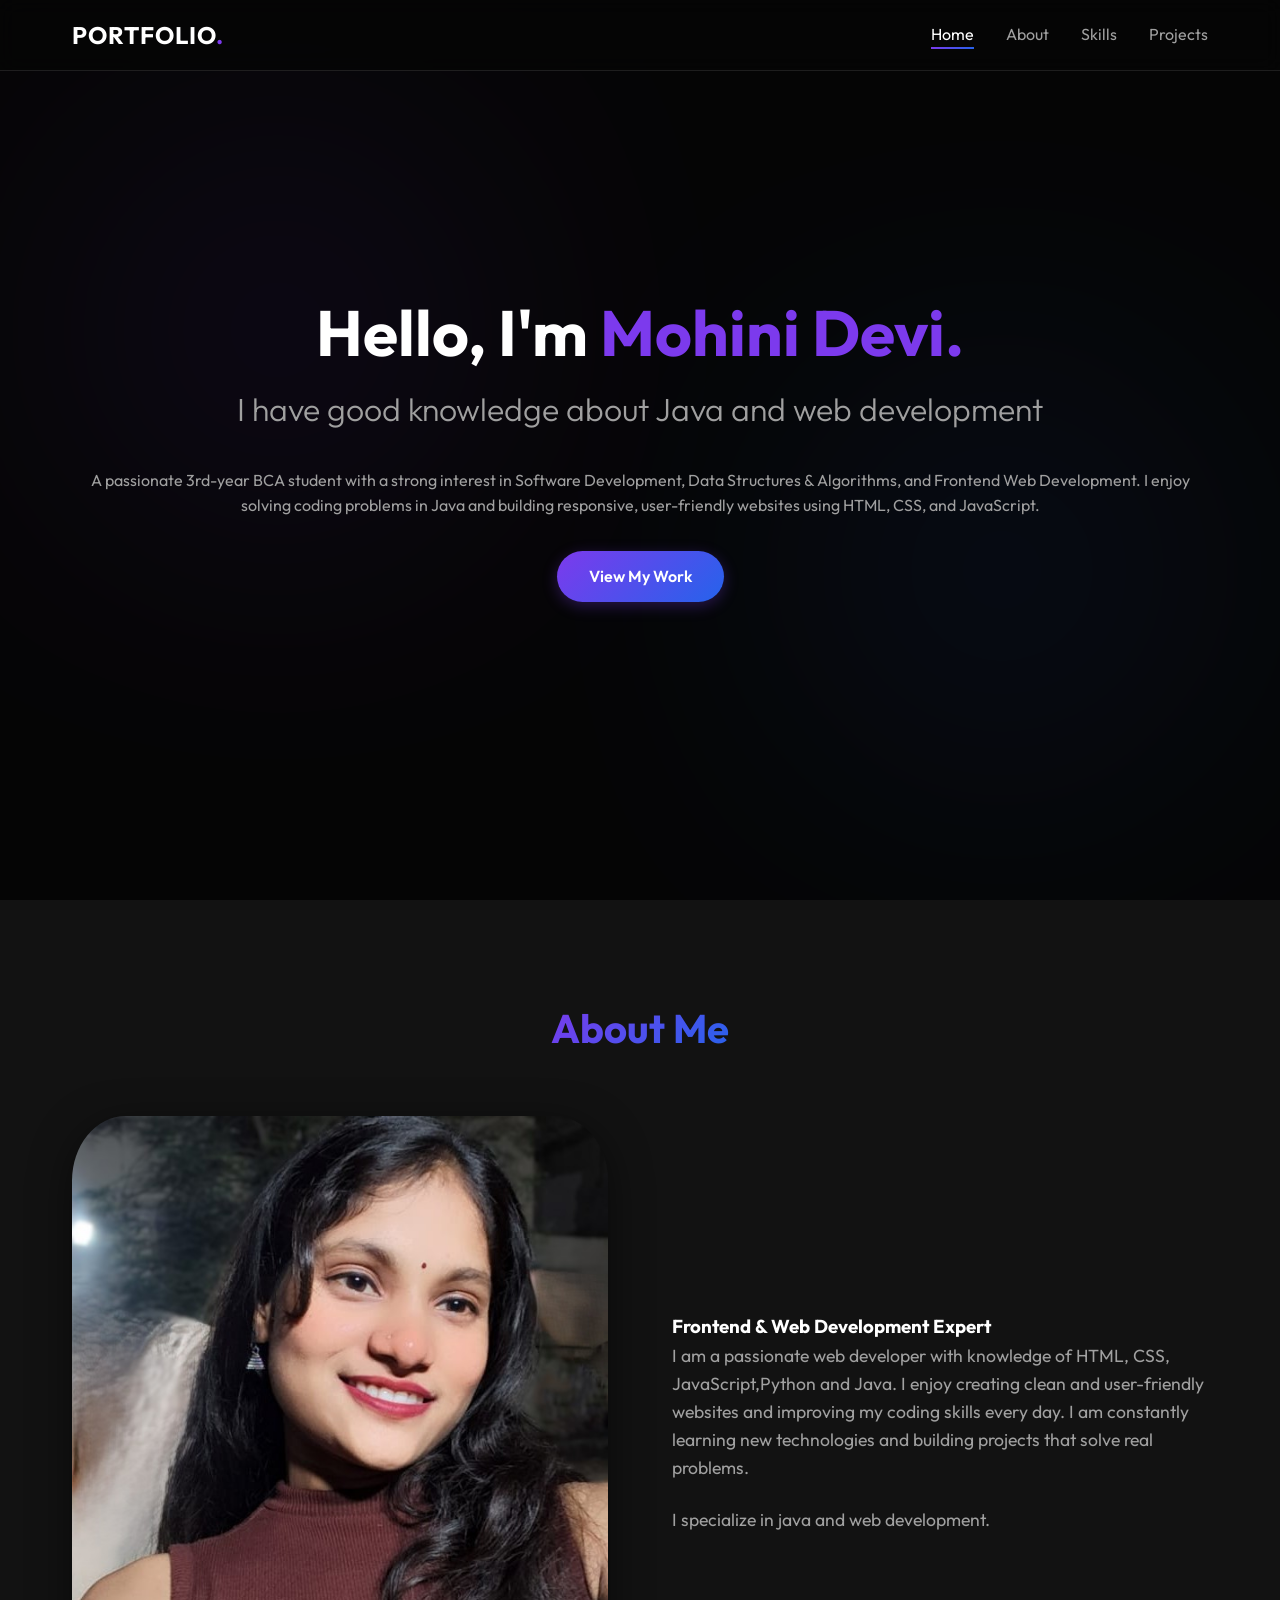
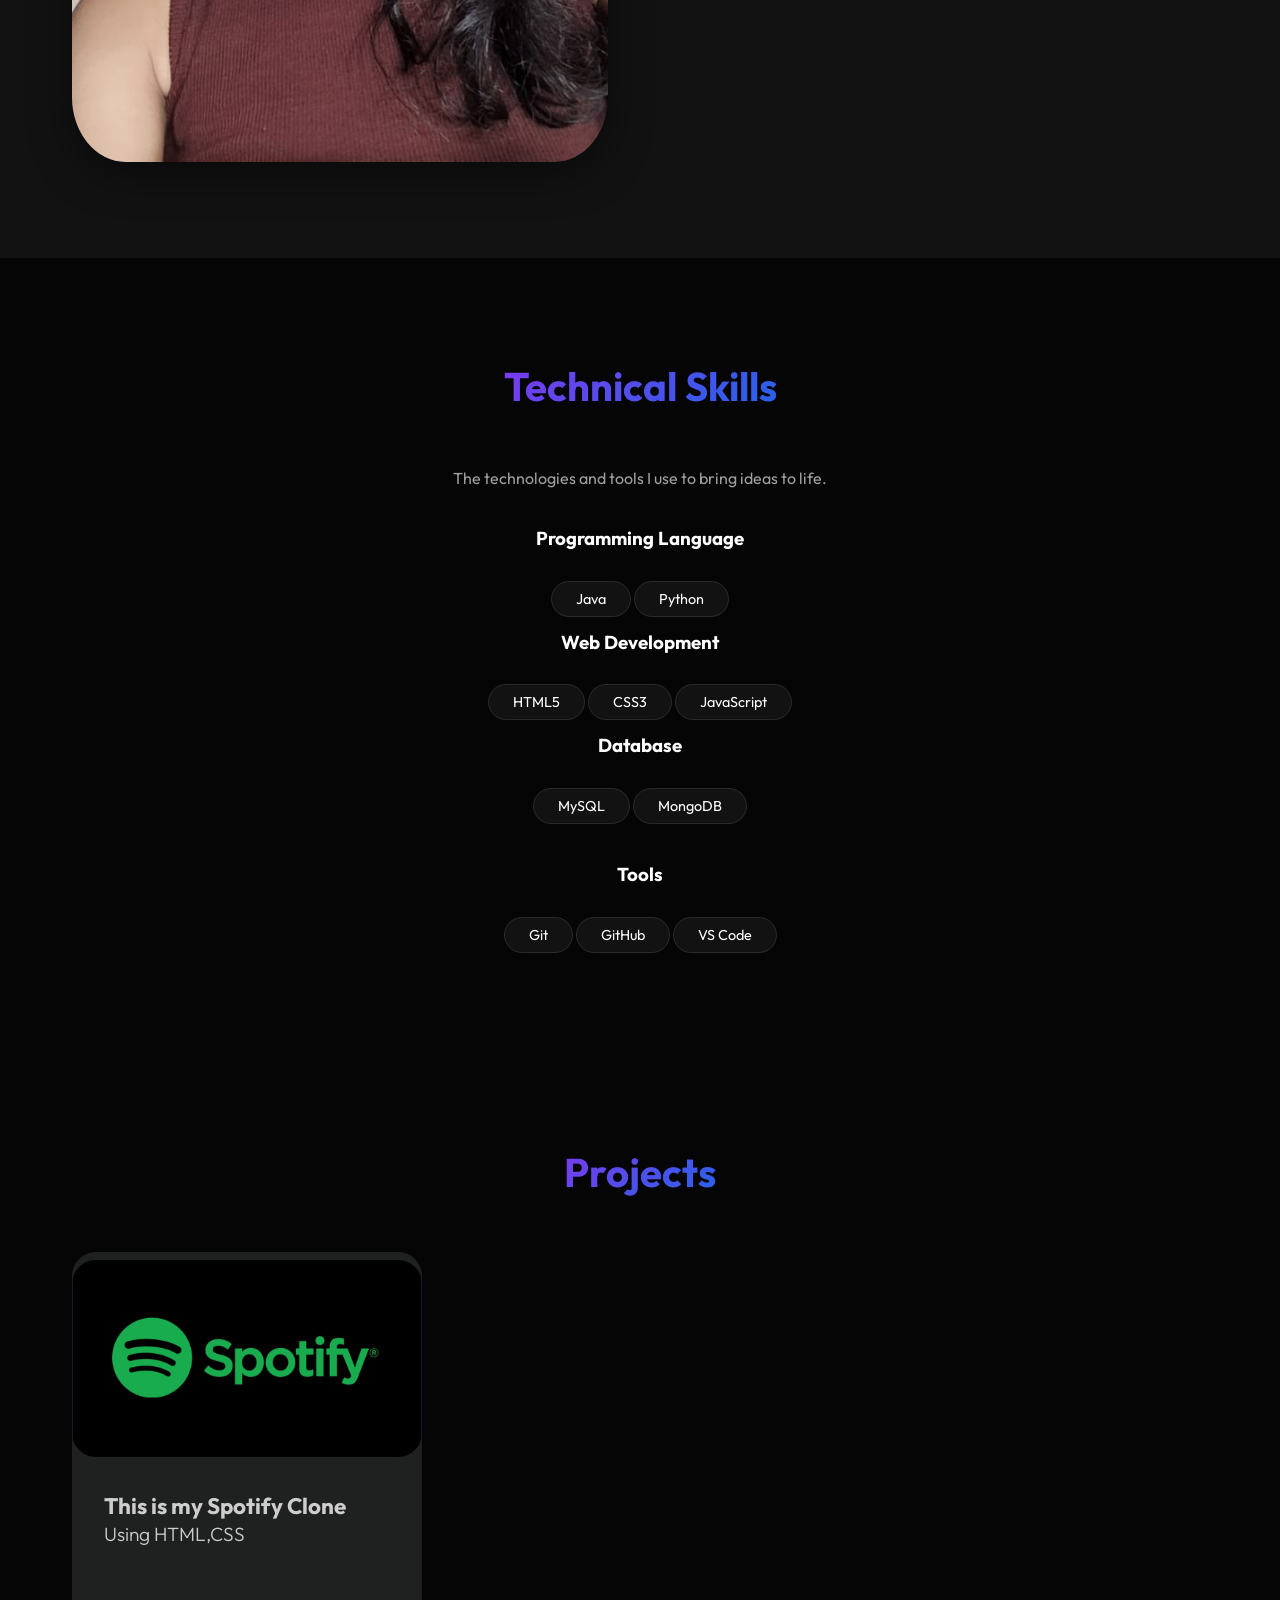
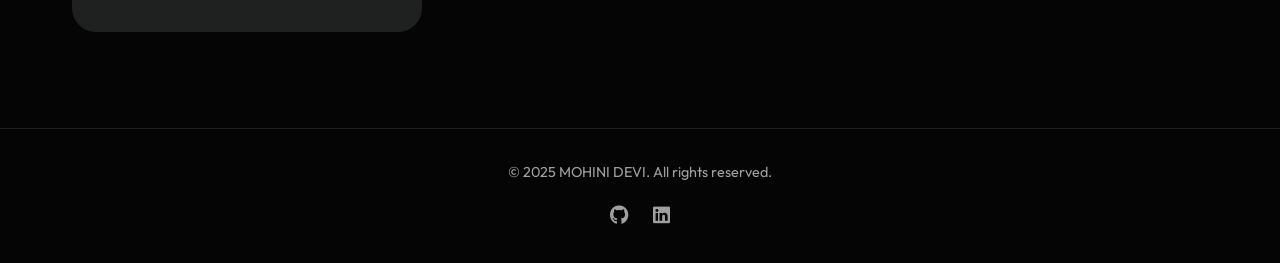
<file: index.html>
<!DOCTYPE html>
<html lang="en">

<head>
    <meta charset="UTF-8">
    <meta name="viewport" content="width=device-width, initial-scale=1.0">
    <title>Portfolio | Professional Developer</title>
    <meta name="description" content="Professional portfolio showcasing my projects and skills">

    <!-- CSS -->
    <link rel="stylesheet" href="style.css">

    <!-- Font Awesome -->
    <link rel="stylesheet" href="https://cdnjs.cloudflare.com/ajax/libs/font-awesome/6.4.0/css/all.min.css">
</head>

<body>

    <!-- Navbar -->
    <nav class="navbar">
        <div class="container nav-content">
            <a href="#" class="logo">PORTFOLIO<span class="text-accent">.</span></a>
            <div class="menu-toggle">
                <i class="fas fa-bars"></i>
            </div>
            <ul class="nav-links">
                <li><a href="#home" class="active">Home</a></li>
                <li><a href="#about">About</a></li>
                <li><a href="#skills">Skills</a></li>
                <li><a href="#projects">Projects</a></li>
                <!-- <li><a href="#contact">Contact</a></li> -->
            </ul>
        </div>
    </nav>

    <!-- Hero Section -->
    <section id="home" class="hero">
        <div class="container hero-content">
            <h1>Hello, I'm <span class="highlight">Mohini Devi.</span></h1>
            <h2>I have good knowledge about Java and web development </h2>

            <p class="mb-2 text-center-secondary ">A passionate 3rd-year BCA student with a strong interest in Software Development, Data Structures & Algorithms, and Frontend Web Development. I enjoy solving coding problems in Java and building responsive, user-friendly websites using HTML,
                CSS, and JavaScript.</p>
            <a href="#projects" class="btn btn-primary">View My Work</a>
        </div>
    </section>

    <!-- About Section -->
    <section id="about" class="about">
        <div class="container">
            <h2 class="section-title">About Me</h2>
            <div class="about-grid">
                <div class="about-image-container">
                    <img src="./assest/mohinip.jpeg" alt="Profile" class="about-img">
                </div>
                <div class="about-text">
                    <h3>Frontend & Web Development Expert</h3>
                    <p>
                        I am a passionate web developer with knowledge of HTML, CSS, JavaScript,Python and Java. I enjoy creating clean and user-friendly websites and improving my coding skills every day. I am constantly learning new technologies and building projects that solve
                        real problems.
                    </p>
                    <p>
                        I specialize in java and web development.
                    </p>

                </div>
            </div>
        </div>
    </section>

    <!-- Skills Section -->
    <section id="skills" class="section-padding">
        <div class="container">
            <h2 class="section-title">Technical Skills</h2>
            <div class="skills-intro">
                <p class="mb-2 text-center-secondary">The technologies and tools I use to bring ideas to life.</p>
                <div class="skills-container flex-center">

                    <!-- Backend -->
                    <h3 class="skills-h">Programming Language </h3>
                    <div class="skills">
                        <span class="skill-tag">Java</span>
                        <span class="skill-tag">Python</span>

                    </div>
                    <!-- Frontend -->


                    <div class="skills-h">
                        <h3>Web Development</h3>
                        <div class="skills">
                            <span class="skill-tag">HTML5</span>
                            <span class="skill-tag">CSS3</span>
                            <span class="skill-tag">JavaScript </span>

                        </div>
                        <div class="skills-h">
                            <h3>Database</h3>
                            <div class="skills">
                                <span class="skill-tag">MySQL</span>
                                <span class="skill-tag">MongoDB</span>


                            </div>

                        </div>
                        <br>
                        <h3 class="skills-h">Tools</h3>

                        <!-- tools -->
                        <div class="skills">
                            <span class="skill-tag">Git</span>
                            <span class="skill-tag">GitHub</span>
                            <span class="skill-tag">VS Code</span>

                        </div>


                    </div>
                </div>
            </div>
    </section>

    <!-- Projects Section -->
    <section id="projects" class="projects">
        <div class="container">
            <h2 class="section-title">Projects</h2>
            <div class="projects-grid">
                <!-- Projects will be injected here by Javascript -->
                <div class="spotify">
                    <div class="card">
                        <div class="project-img">
                            <img src="./assest/Spotifyclone.jpg" alt="photo">

                        </div>
                        <div class="containt">
                            <h3>This is my Spotify Clone</h3>
                            <p>Using HTML,CSS</p>
                        </div>
                    </div>

                </div>
            </div>
        </div>
    </section>

    <!-- Contact Section
    <section id="contact" class="contact">
        <div class="container">
            <h2 class="section-title">Get In Touch</h2>
            <p class="mb-3 text-center-secondary">
                If you want to get in touch with me, please fill out the form below.
            </p>
            <div class="contact-container">
                <form id="contact-form">
                    <div class="form-group">
                        <label for="name">Name</label>
                        <input type="text" id="name" required placeholder="Mohini Devi">
                    </div>
                    <div class="form-group">
                        <label for="email">Email</label>
                        <input type="email" id="email" required placeholder="mohini809090@gmail.com">
                    </div>
                    <div class="form-group">
                        <label for="message">Message</label>
                        <textarea id="message" rows="5" required placeholder="Your message here..."></textarea>
                    </div>
                    <button type="submit" class="btn btn-primary w-100">Send Message</button>
                </form>
            </div>
        </div>
    </section> -->

    <!-- Footer -->
    <footer>
        <div class="container">
            <p>&copy; <span id="current-year">2025</span> MOHINI DEVI. All rights reserved.</p>
            <div class="footer-socials">
                <a href="https://github.com/mohini8090" class="social-icon"><i class="fab fa-github"></i></a>
                <a href="https://www.linkedin.com/in/mohini-devi-715979327" class="social-icon"><i
                        class="fab fa-linkedin"></i></a>

            </div>
        </div>
    </footer>

    <!-- Scripts -->
    <!-- <script src="projects.js"></script> -->
    <!-- <script src="script.js"></script> -->
</body>


</html>
</file>
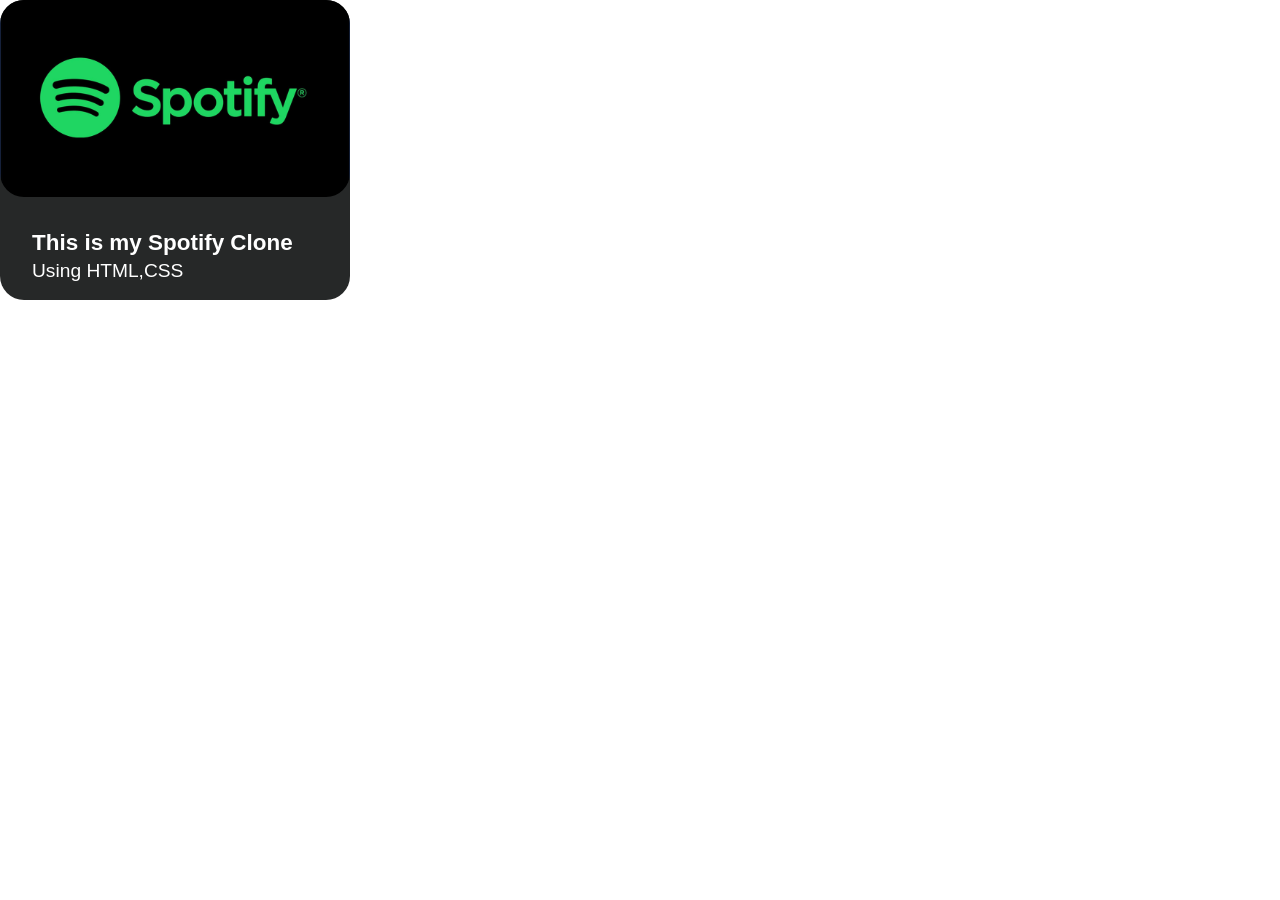
<file: MyProjectsLinks/Cards.html>
<!DOCTYPE html>
<html lang="en">

<head>
    <meta charset="UTF-8">
    <meta name="viewport" content="width=device-width, initial-scale=1.0">
    <title>Projects Card</title>
    <link rel="stylesheet" href="style.css">
</head>

<body>
    <div class="card">
        <div class="project-img">
            <img src="Spotifyclone.jpg" alt="photo">

        </div>
        <div class="containt">
            <h3>This is my Spotify Clone</h3>
            <p>Using HTML,CSS</p>
        </div>
    </div>

</body>

</html>
</file>
<file: style.css>
@import url('https://fonts.googleapis.com/css2?family=Outfit:wght@300;400;600;700&display=swap');
:root {
    --bg-color: #050505;
    --surface-color: #121212;
    --surface-accent: #1e1e1e;
    --text-primary: #ffffff;
    --text-secondary: #a0a0a0;
    --primary-accent: #7c3aed;
    /* Violet */
    --secondary-accent: #2563eb;
    /* Blue */
    --gradient-main: linear-gradient(135deg, var(--primary-accent), var(--secondary-accent));
    --glass-bg: rgba(255, 255, 255, 0.05);
    --glass-border: rgba(255, 255, 255, 0.1);
    --transition: all 0.3s ease;
}

* {
    margin: 0;
    padding: 0;
    box-sizing: border-box;
    scroll-behavior: smooth;
}

body {
    font-family: 'Outfit', sans-serif;
    background-color: var(--bg-color);
    color: var(--text-primary);
    line-height: 1.6;
    overflow-x: hidden;
}


/* Custom Scrollbar */

::-webkit-scrollbar {
    width: 8px;
}

::-webkit-scrollbar-track {
    background: var(--bg-color);
}

::-webkit-scrollbar-thumb {
    background: var(--surface-accent);
    border-radius: 4px;
}

::-webkit-scrollbar-thumb:hover {
    background: var(--primary-accent);
}


/* Utilities */

.container {
    max-width: 1200px;
    margin: 0 auto;
    padding: 0 2rem;
}

.section-title {
    font-size: 2.5rem;
    font-weight: 700;
    margin-bottom: 3rem;
    text-align: center;
    background: var(--gradient-main);
    -webkit-background-clip: text;
    -webkit-text-fill-color: transparent;
    position: relative;
    display: inline-block;
    left: 50%;
    transform: translateX(-50%);
}

.btn {
    display: inline-block;
    padding: 0.8rem 2rem;
    border-radius: 50px;
    text-decoration: none;
    font-weight: 600;
    cursor: pointer;
    transition: var(--transition);
    border: none;
    outline: none;
}

.btn-primary {
    background: var(--gradient-main);
    color: white;
    box-shadow: 0 4px 15px rgba(124, 58, 237, 0.3);
}

.btn-primary:hover {
    transform: translateY(-2px);
    box-shadow: 0 8px 25px rgba(124, 58, 237, 0.5);
}


/* Navbar */

.navbar {
    position: fixed;
    top: 0;
    width: 100%;
    background: rgba(5, 5, 5, 0.8);
    backdrop-filter: blur(10px);
    z-index: 1000;
    padding: 1rem 0;
    border-bottom: 1px solid var(--glass-border);
}

.nav-content {
    display: flex;
    justify-content: space-between;
    align-items: center;
}

.logo {
    font-size: 1.5rem;
    font-weight: 700;
    color: var(--text-primary);
    text-decoration: none;
    letter-spacing: 1px;
}

.nav-links {
    display: flex;
    gap: 2rem;
    list-style: none;
}

.nav-links a {
    color: var(--text-secondary);
    text-decoration: none;
    font-weight: 400;
    transition: var(--transition);
    position: relative;
}

.nav-links a:hover,
.nav-links a.active {
    color: var(--text-primary);
}

.nav-links a::after {
    content: '';
    position: absolute;
    bottom: -5px;
    left: 0;
    width: 0;
    height: 2px;
    background: var(--gradient-main);
    transition: var(--transition);
}

.nav-links a:hover::after,
.nav-links a.active::after {
    width: 100%;
}

.menu-toggle {
    display: none;
    font-size: 1.5rem;
    color: var(--text-primary);
    cursor: pointer;
}


/* Hero Section */

.hero {
    height: 100vh;
    display: flex;
    align-items: center;
    justify-content: center;
    text-align: center;
    position: relative;
    overflow: hidden;
}

.hero::before {
    content: '';
    position: absolute;
    top: 20%;
    left: 10%;
    width: 300px;
    height: 300px;
    background: var(--primary-accent);
    filter: blur(150px);
    opacity: 0.2;
    border-radius: 50%;
    z-index: -1;
}

.hero::after {
    content: '';
    position: absolute;
    bottom: 20%;
    right: 10%;
    width: 300px;
    height: 300px;
    background: var(--secondary-accent);
    filter: blur(150px);
    opacity: 0.2;
    border-radius: 50%;
    z-index: -1;
}

.hero-content h1 {
    font-size: 4rem;
    margin-bottom: 1rem;
    line-height: 1.1;
}

.hero-content h2 {
    font-size: 2rem;
    color: var(--text-secondary);
    font-weight: 300;
    margin-bottom: 2rem;
}

.highlight {
    color: var(--primary-accent);
}


/* About Section */

.about {
    padding: 6rem 0;
    background: var(--surface-color);
}

.about-grid {
    display: grid;
    grid-template-columns: 1fr 1fr;
    gap: 4rem;
    align-items: center;
}

.about-img {
    width: 100%;
    height: auto;
    object-fit: cover;
    max-height: 100%;
    border-radius: 10%;
    box-shadow: 0 10px 40px rgba(0, 0, 0, 0.5);
    display: block;
}

.about-text p {
    color: var(--text-secondary);
    margin-bottom: 1.5rem;
    font-size: 1.1rem;
}


/* Skills */

.skills-container {
    /* display: flex; */
    flex-wrap: wrap;
    gap: 1rem;
    margin-top: 2rem;
}

.skill-tag {
    background: var(--glass-bg);
    border: 1px solid var(--glass-border);
    padding: 0.5rem 1.5rem;
    border-radius: 50px;
    color: var(--text-primary);
    font-size: 0.9rem;
    transition: var(--transition);
}

.skill-tag:hover {
    background: var(--surface-accent);
    border-color: var(--primary-accent);
    transform: translateY(-3px);
}


/* .programming-heading {
    margin-top: 5rem;
} */

.skills-h {
    margin-top: 1rem;
}

.skills {
    margin-top: 2rem;
}


/* Projects Section */

.projects {
    padding: 6rem 0;
}

.projects-grid {
    display: grid;
    grid-template-columns: repeat(auto-fit, minmax(300px, 1fr));
    gap: 2rem;
}

.link-btn {
    color: var(--text-primary);
    text-decoration: none;
    font-size: 0.9rem;
    display: flex;
    align-items: center;
    gap: 0.5rem;
    transition: var(--transition);
}

.link-btn:hover {
    color: var(--primary-accent);
}


/* Contact Section

.contact {
    padding: 6rem 0;
    background: var(--surface-color);
}

.contact-container {
    max-width: 600px;
    margin: 0 auto;
    background: var(--bg-color);
    padding: 3rem;
    border-radius: 20px;
    border: 1px solid var(--glass-border);
}

.form-group {
    margin-bottom: 1.5rem;
}

.form-group label {
    display: block;
    margin-bottom: 0.5rem;
    color: var(--text-secondary);
}

.form-group input,
.form-group textarea {
    width: 100%;
    padding: 1rem;
    background: var(--surface-accent);
    border: 1px solid var(--glass-border);
    border-radius: 8px;
    color: var(--text-primary);
    font-family: inherit;
    transition: var(--transition);
}

.form-group input:focus,
.form-group textarea:focus {
    outline: none;
    border-color: var(--primary-accent);
    background: var(--bg-color);
} */


/* Footer */

footer {
    padding: 2rem 0;
    text-align: center;
    color: var(--text-secondary);
    border-top: 1px solid var(--glass-border);
    font-size: 0.9rem;
}


/* Animations */

.fade-in {
    animation: fadeIn 1s ease forwards;
    opacity: 0;
}

@keyframes fadeIn {
    from {
        opacity: 0;
        transform: translateY(20px);
    }
    to {
        opacity: 1;
        transform: translateY(0);
    }
}


/* Mobile Responsiveness */

@media (max-width: 768px) {
    .nav-links {
        display: none;
        position: absolute;
        top: 100%;
        left: 0;
        width: 100%;
        background: var(--surface-accent);
        flex-direction: column;
        padding: 2rem;
        text-align: center;
        border-bottom: 1px solid var(--glass-border);
    }
    .nav-links.active {
        display: flex;
    }
    .menu-toggle {
        display: block;
    }
    .about-grid {
        grid-template-columns: 1fr;
        text-align: center;
    }
    .about-img {
        height: 30%;
        position: relative;
    }
    .hero-content h1 {
        font-size: 2.5rem;
    }
}


/* Utility & Helper Classes (Refactored from Inline Styles) */

.text-accent {
    color: var(--primary-accent);
}

.max-w-600 {
    max-width: 600px;
    margin-left: auto;
    margin-right: auto;
}

.text-center-secondary {
    text-align: center;
    color: var(--text-secondary);
}

.mb-2 {
    margin-bottom: 2rem;
}

.mb-3 {
    margin-bottom: 3rem;
}

.w-100 {
    width: 100%;
}

.section-padding {
    padding: 6rem 0;
}

.skills-intro {
    max-width: 800px;
    margin: 0 auto;
    text-align: center;
}

.flex-center {
    justify-content: center;
}


/* About Section Specifics */


/* Footer Specifics */

.footer-socials {
    margin-top: 1rem;
    font-size: 1.2rem;
}

.social-icon {
    color: var(--text-secondary);
    margin: 0 10px;
    transition: var(--transition);
}

.social-icon:hover {
    color: var(--primary-accent);
}


/* Projects cards */

.card {
    height: 380px;
    width: 350px;
    background-color: rgb(38, 40, 40);
    justify-content: center;
    border-radius: 1.5rem;
    opacity: 0.8;
}

.card:hover {
    opacity: 1;
    cursor: pointer;
}

img {
    width: 100%;
    height: 80%;
    border-radius: 1.5rem;
    margin-top: 0.5rem;
}

.containt {
    margin-top: 1.75rem;
    justify-content: center;
    align-items: center;
    line-height: 1.75rem;
    font-weight: 300;
    font-size: larger;
    padding-left: 2rem;
    color: #fff;
}
</file>
<file: MyProjectsLinks/style.css>
* {
    padding: 0;
    margin: 0;
    font-family: sans-serif;
}

.card {
    height: 300px;
    width: 350px;
    background-color: rgb(38, 40, 40);
    justify-content: center;
    border-radius: 1.5rem;
}

img {
    width: 100%;
    height: 80%;
    border-radius: 1.5rem;
}

.containt {
    margin-top: 1.75rem;
    justify-content: center;
    align-items: center;
    line-height: 1.75rem;
    font-weight: 300;
    font-size: larger;
    padding-left: 2rem;
    color: #fff;
}
</file>
